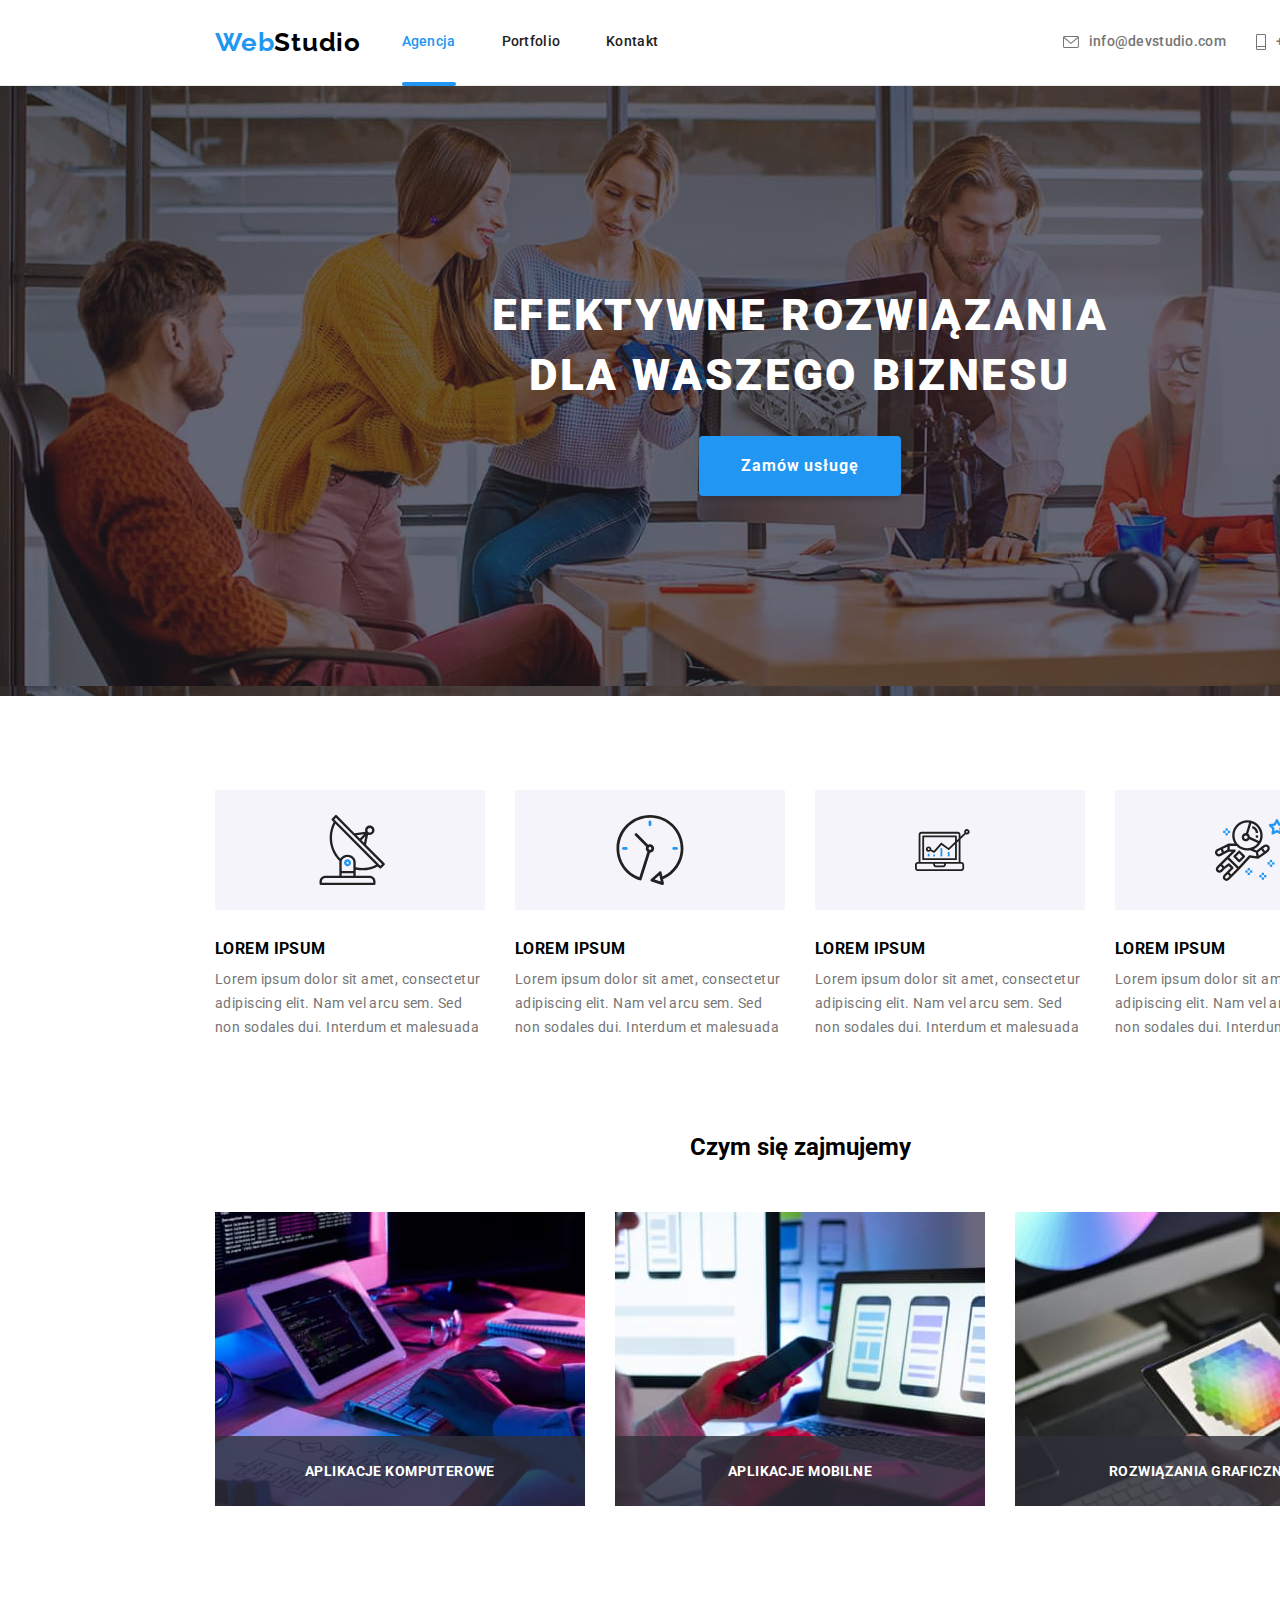
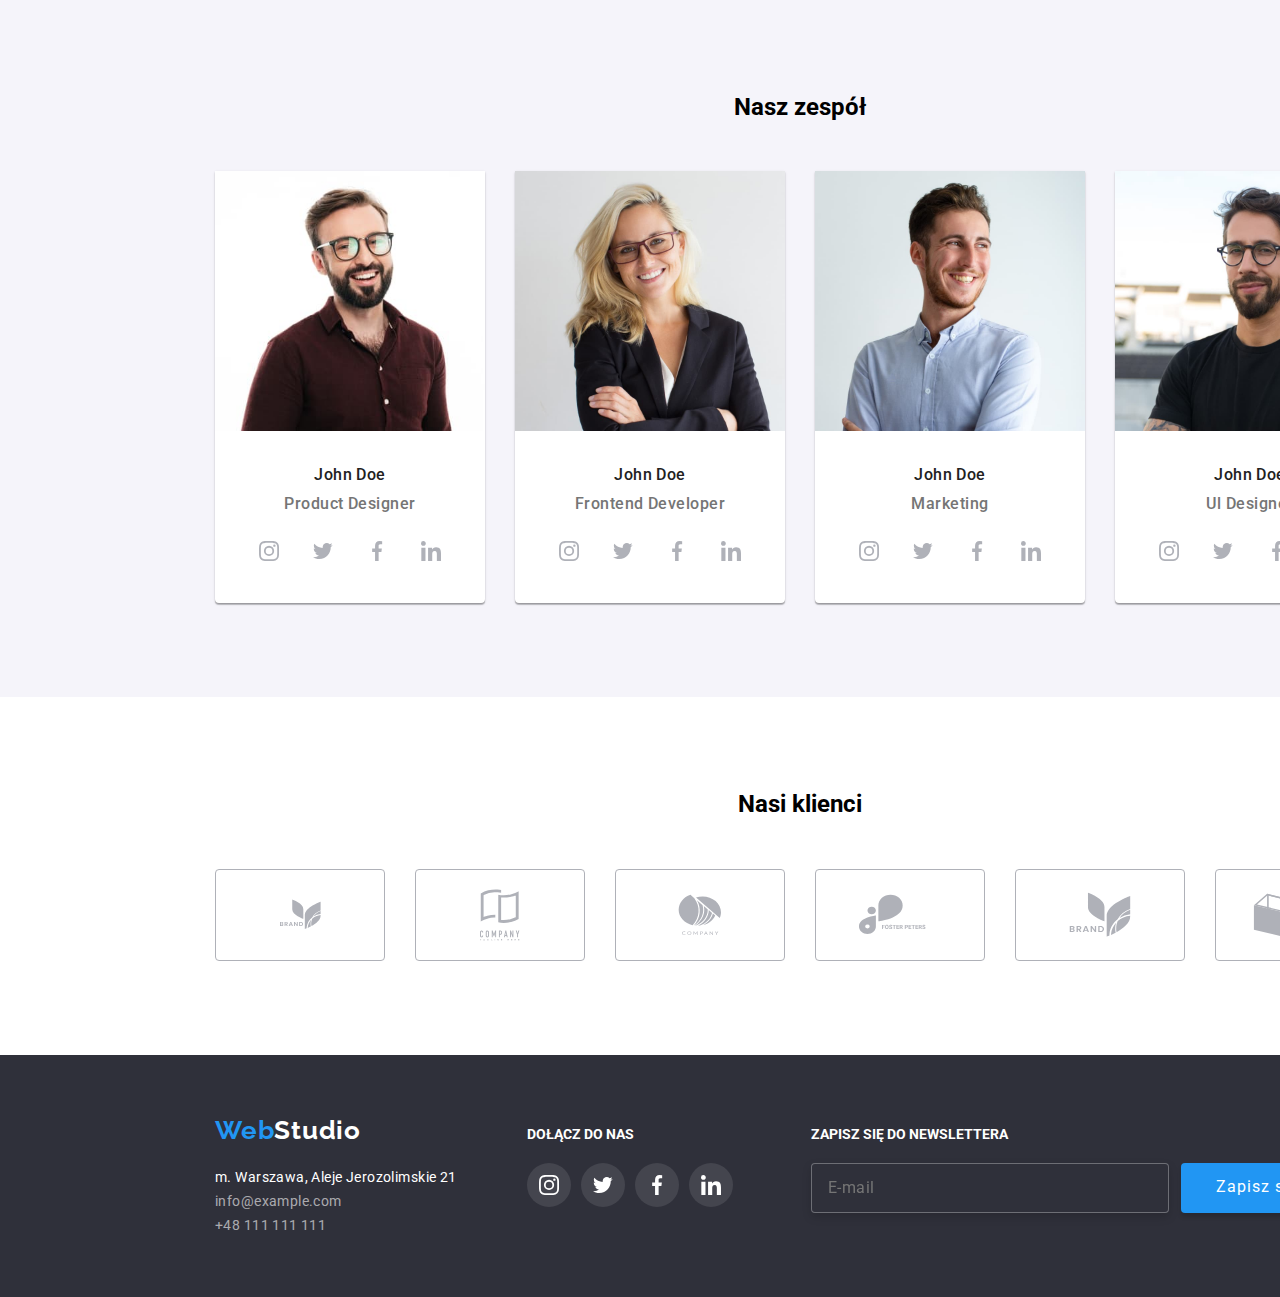
<file: index.html>
<!DOCTYPE html>
<html lang="pl">
  <head>
    <meta charset="UTF-8" />
    <title>Zadanie domowe GoIT Polska AM</title>
    <link href="css/modern-normalize.css" rel="stylesheet" />
    <link href="css/style.css" rel="stylesheet" />
    <link rel="preconnect" href="https://fonts.googleapis.com" />
    <link rel="preconnect" href="https://fonts.gstatic.com" crossorigin />
    <link
      href="https://fonts.googleapis.com/css2?family=Raleway:wght@700&family=Roboto:wght@400;500;700;900&display=swap"
      rel="stylesheet"
    />
  </head>
  <body>
    <header class="header-block">
      <div class="container">
        <div class="header-items">
          <div>
            <a href="index.html" class="logo-first"
              ><span class="web">Web</span>Studio</a
            >
          </div>
          <div>
            <nav class="navigation-header">
              <a
                href="index.html"
                class="navigation-header-description underline"
                >Agencja</a
              >
              <a href="portfolio.html" class="navigation-header-description"
                >Portfolio</a
              >
              <a href="#address" class="navigation-header-description"
                >Kontakt</a
              >
            </nav>
          </div>
          <div class="header-address">
            <a
              href="mailto:info@devstudio.com"
              class="header-address-description"
              ><svg class="icon envelope">
                <use xlink:href="./images/icons.svg#icon-envelope"></use>
              </svg>
              info@devstudio.com</a
            >
            <a href="tel:+48111111111" class="header-address-description"
              ><svg class="icon mobile">
                <use xlink:href="images/icons.svg#icon-mobile"></use></svg
              >+48 111 111 111</a
            >
          </div>
        </div>
      </div>
    </header>
    <main>
      <div class="front-item">
        <div class="container">
          <h1 class="front-item-description">
            Efektywne rozwiązania dla waszego biznesu
          </h1>
          <button type="button" class="front-service" data-modal-open>
            Zamów usługę
          </button>
        </div>
      </div>
      <section class="section">
        <div class="container">
          <ul class="description-index">
            <li class="index-lorem-margin">
              <div class="index-lorem-background">
                <svg class="icon antenna">
                  <use xlink:href="images/icons.svg#icon-antenna"></use>
                </svg>
              </div>
              <h3 class="index-lorem-title">Lorem ipsum</h3>
              <p class="index-lorem-description">
                Lorem ipsum dolor sit amet, consectetur adipiscing elit. Nam vel
                arcu sem. Sed non sodales dui. Interdum et malesuada
              </p>
            </li>
            <li class="index-lorem-margin">
              <div class="index-lorem-background">
                <svg class="icon clock">
                  <use xlink:href="images/icons.svg#icon-clock"></use>
                </svg>
              </div>
              <h3 class="index-lorem-title">Lorem ipsum</h3>
              <p class="index-lorem-description">
                Lorem ipsum dolor sit amet, consectetur adipiscing elit. Nam vel
                arcu sem. Sed non sodales dui. Interdum et malesuada
              </p>
            </li>
            <li class="index-lorem-margin">
              <div class="index-lorem-background">
                <svg class="icon diagram">
                  <use xlink:href="images/icons.svg#icon-diagram"></use>
                </svg>
              </div>
              <h3 class="index-lorem-title">Lorem ipsum</h3>
              <p class="index-lorem-description">
                Lorem ipsum dolor sit amet, consectetur adipiscing elit. Nam vel
                arcu sem. Sed non sodales dui. Interdum et malesuada
              </p>
            </li>
            <li class="index-lorem-margin">
              <div class="index-lorem-background">
                <svg class="icon astronaut">
                  <use xlink:href="images/icons.svg#icon-astronaut"></use>
                </svg>
              </div>
              <h3 class="index-lorem-title">Lorem ipsum</h3>
              <p class="index-lorem-description">
                Lorem ipsum dolor sit amet, consectetur adipiscing elit. Nam vel
                arcu sem. Sed non sodales dui. Interdum et malesuada
              </p>
            </li>
          </ul>
        </div>
      </section>
      <section class="section">
        <div class="container">
          <h2 class="profession-title">Czym się zajmujemy</h2>
          <div class="profession">
            <div class="profession-box">
              <div class="profession-name">aplikacje komputerowe</div>
              <img class="profession-img" src="images/code.jpg" alt="code" />
            </div>
            <div class="profession-box">
              <div class="profession-name">aplikacje mobilne</div>
              <img src="images/aplication.jpg" alt="aplication" />
            </div>
            <div class="profession-box">
              <div class="profession-name">rozwiązania graficzne</div>
              <img src="images/design.jpg" alt="design" />
            </div>
          </div>
        </div>
      </section>
      <section class="section">
        <div class="team">
          <div>
            <h2 class="team-title">Nasz zespół</h2>
          </div>
          <div class="container team-items">
            <figure class="team-block">
              <img
                src="images/product.jpg"
                alt="Product Designer"
                width="270"
                height="260"
              />
              <figcaption class="team-name">
                John Doe
                <p class="team-profession">Product Designer</p>
                <div class="team-icon">
                  <div class="team-icon-background">
                    <a href="" class="icon-media">
                      <svg width="20" height="20">
                        <use href="images/icons.svg#icon-instagram"></use>
                      </svg>
                    </a>
                  </div>
                  <div class="team-icon-background">
                    <a href="" class="icon-media">
                      <svg width="20" height="20">
                        <use href="images/icons.svg#icon-twitter"></use>
                      </svg>
                    </a>
                  </div>
                  <div class="team-icon-background">
                    <a href="" class="icon-media">
                      <svg width="20" height="20">
                        <use href="images/icons.svg#icon-facebook"></use>
                      </svg>
                    </a>
                  </div>
                  <div class="team-icon-background">
                    <a href="" class="icon-media">
                      <svg width="20" height="20">
                        <use href="images/icons.svg#icon-linkedin"></use>
                      </svg>
                    </a>
                  </div>
                </div>
              </figcaption>
            </figure>
            <figure class="team-block">
              <img
                src="images/frontend.jpg"
                alt="Frontend Developer"
                width="270"
                height="260"
              />
              <figcaption class="team-name">
                John Doe
                <p class="team-profession">Frontend Developer</p>
                <div class="team-icon">
                  <div class="team-icon-background">
                    <a href="" class="icon-media">
                      <svg width="20" height="20">
                        <use href="images/icons.svg#icon-instagram"></use>
                      </svg>
                    </a>
                  </div>
                  <div class="team-icon-background">
                    <a href="" class="icon-media">
                      <svg width="20" height="20">
                        <use href="images/icons.svg#icon-twitter"></use>
                      </svg>
                    </a>
                  </div>
                  <div class="team-icon-background">
                    <a href="" class="icon-media">
                      <svg width="20" height="20">
                        <use href="images/icons.svg#icon-facebook"></use>
                      </svg>
                    </a>
                  </div>
                  <div class="team-icon-background">
                    <a href="" class="icon-media">
                      <svg width="20" height="20">
                        <use href="images/icons.svg#icon-linkedin"></use>
                      </svg>
                    </a>
                  </div>
                </div>
              </figcaption>
            </figure>
            <figure class="team-block">
              <img
                src="images/marketing.jpg"
                alt="Marketing"
                width="270"
                height="260"
              />
              <figcaption class="team-name">
                John Doe
                <p class="team-profession">Marketing</p>
                <div class="team-icon">
                  <div class="team-icon-background">
                    <a href="" class="icon-media">
                      <svg width="20" height="20">
                        <use href="images/icons.svg#icon-instagram"></use>
                      </svg>
                    </a>
                  </div>
                  <div class="team-icon-background">
                    <a href="" class="icon-media">
                      <svg width="20" height="20">
                        <use href="images/icons.svg#icon-twitter"></use>
                      </svg>
                    </a>
                  </div>
                  <div class="team-icon-background">
                    <a href="" class="icon-media">
                      <svg width="20" height="20">
                        <use href="images/icons.svg#icon-facebook"></use>
                      </svg>
                    </a>
                  </div>
                  <div class="team-icon-background">
                    <a href="" class="icon-media">
                      <svg width="20" height="20">
                        <use href="images/icons.svg#icon-linkedin"></use>
                      </svg>
                    </a>
                  </div>
                </div>
              </figcaption>
            </figure>
            <figure class="team-block">
              <img
                src="images/designer.jpg"
                alt="Ul Designer"
                width="270"
                height="260"
              />
              <figcaption class="team-name">
                John Doe
                <p class="team-profession">Ul Designer</p>
                <div class="team-icon">
                  <div class="team-icon-background">
                    <a href="" class="icon-media">
                      <svg width="20" height="20">
                        <use href="images/icons.svg#icon-instagram"></use>
                      </svg>
                    </a>
                  </div>
                  <div class="team-icon-background">
                    <a href="" class="icon-media">
                      <svg width="20" height="20">
                        <use href="images/icons.svg#icon-twitter"></use>
                      </svg>
                    </a>
                  </div>
                  <div class="team-icon-background">
                    <a href="" class="icon-media">
                      <svg width="20" height="20">
                        <use href="images/icons.svg#icon-facebook"></use>
                      </svg>
                    </a>
                  </div>
                  <div class="team-icon-background">
                    <a href="" class="icon-media">
                      <svg width="20" height="20">
                        <use href="images/icons.svg#icon-linkedin"></use>
                      </svg>
                    </a>
                  </div>
                </div>
              </figcaption>
            </figure>
          </div>
        </div>
      </section>
      <section class="section">
        <div class="container">
          <h2 class="clients-title">Nasi klienci</h2>
          <div class="clients-icon-block">
            <div class="clients-icon-background">
              <svg class="clients-icon" width="41" height="46.7">
                <use href="./images/icons.svg#icon-brand"></use>
              </svg>
            </div>
            <div class="clients-icon-background">
              <svg class="clients-icon" width="40" height="52">
                <use href="images/icons.svg#icon-company"></use>
              </svg>
            </div>
            <div class="clients-icon-background">
              <svg class="clients-icon" width="43.46" height="41.18">
                <use href="images/icons.svg#icon-company2"></use>
              </svg>
            </div>
            <div class="clients-icon-background">
              <svg class="clients-icon" width="84.44" height="40.62">
                <use href="images/icons.svg#icon-foster"></use>
              </svg>
            </div>
            <div class="clients-icon-background">
              <svg class="clients-icon" width="62.54" height="45.43">
                <use href="images/icons.svg#icon-brand"></use>
              </svg>
            </div>
            <div class="clients-icon-background">
              <svg class="clients-icon" width="93.79" height="43.93">
                <use href="images/icons.svg#icon-tag"></use>
              </svg>
            </div>
          </div>
        </div>
      </section>
    </main>
    <footer class="footer-items">
      <div class="container">
        <div class="footer-items-blocks">
          <div>
            <a href="index.html" class="logo-second"
              ><span class="web">Web</span>Studio</a
            >
            <a name="address"></a>
            <address>
              m. Warszawa, Aleje Jerozolimskie 21<br />
              <a href="mailto:info@example.com" class="email"
                >info@example.com</a
              ><br />
              <a href="tel:+48111111111" class="phone">+48 111 111 111</a>
            </address>
          </div>
          <div class="footer-block-icons">
            <h3 class="footer-section-title">Dołącz do nas</h3>
            <div class="footer-icon">
              <div class="footer-icon-background">
                <a href="" class="icon-media-footer">
                  <svg width="20" height="20">
                    <use href="images/icons.svg#icon-instagram"></use>
                  </svg>
                </a>
              </div>
              <div class="footer-icon-background">
                <a href="" class="icon-media-footer">
                  <svg width="20" height="20">
                    <use href="images/icons.svg#icon-twitter"></use>
                  </svg>
                </a>
              </div>
              <div class="footer-icon-background">
                <a href="" class="icon-media-footer">
                  <svg width="20" height="20">
                    <use href="images/icons.svg#icon-facebook"></use>
                  </svg>
                </a>
              </div>
              <div class="footer-icon-background">
                <a href="" class="icon-media-footer"
                  ><svg width="20" height="20">
                    <use href="images/icons.svg#icon-linkedin"></use>
                  </svg>
                </a>
              </div>
            </div>
          </div>
          <div class="footer-form">
            <form>
              <label>
                <h3 class="footer-section-title">Zapisz się do newslettera</h3>
                <input
                  type="email"
                  name="email"
                  placeholder="E-mail"
                  class="footer-input"
                />
              </label>
              <button type="submit" class="footer-btn">
                Zapisz się
                <svg class="icon-form">
                  <use href="images/icons.svg#icon-send"></use>
                </svg>
              </button>
            </form>
          </div>
        </div>
      </div>
    </footer>
    <div class="backdrop-modal is-hidden" data-modal>
      <div class="modal">
        <button type="button" class="close-btn" data-modal-close>
          <svg class="icon-close" width="15" height="16">
            <use href="images/icons.svg#icon-close"></use>
          </svg>
        </button>
        <p class="modal-description">Zostaw swoje dane w formularzu poniżej</p>
        <form class="modal-form">
          <div class="modal-form-block">
            <label
              ><p class="modal-input-description">Imię</p>
              <input type="text" name="username" class="modal-input" />
              <svg class="icon-input" width="12" height="12">
                <use href="images/icons.svg#icon-name-form"></use>
              </svg>
            </label>
          </div>
          <div class="modal-form-block">
            <label>
              <p class="modal-input-description">Telefon</p>
              <input type="tel" name="phone" class="modal-input" />
              <svg class="icon-input" width="13" height="13">
                <use href="images/icons.svg#icon-phone-form"></use>
              </svg>
            </label>
          </div>
          <div class="modal-form-block">
            <label>
              <p class="modal-input-description">Email</p>
              <input type="email" name="email" class="modal-input" />
              <svg class="icon-input" width="15" height="12">
                <use href="images/icons.svg#icon-envelope-form"></use>
              </svg>
            </label>
          </div>
          <div class="modal-form-block">
            <label>
              <p class="modal-input-description">Komentarz</p>
              <textarea
                name="feedback"
                class="modal-input-feedback"
                placeholder="Wprowadź tekst"
              ></textarea>
            </label>
          </div>
          <div class="checkbox">
            <div class="square">
              <input type="checkbox" class="checkbox-input" name="agreement" />
              <svg class="icon-check" width="15" height="16">
                <use href="images/icons.svg#icon-checkbox"></use>
              </svg>
            </div>
            <p class="accept">
              Oświadczam iż akceptuję
              <a href="#">Regulamin</a> i
              <a href="#">Politykę Prywatności.</a>
            </p>
          </div>
          <button type="submit">Wyślij</button>
        </form>
      </div>
    </div>
    <script src="./js/modal.js"></script>
  </body>
</html>
</file>
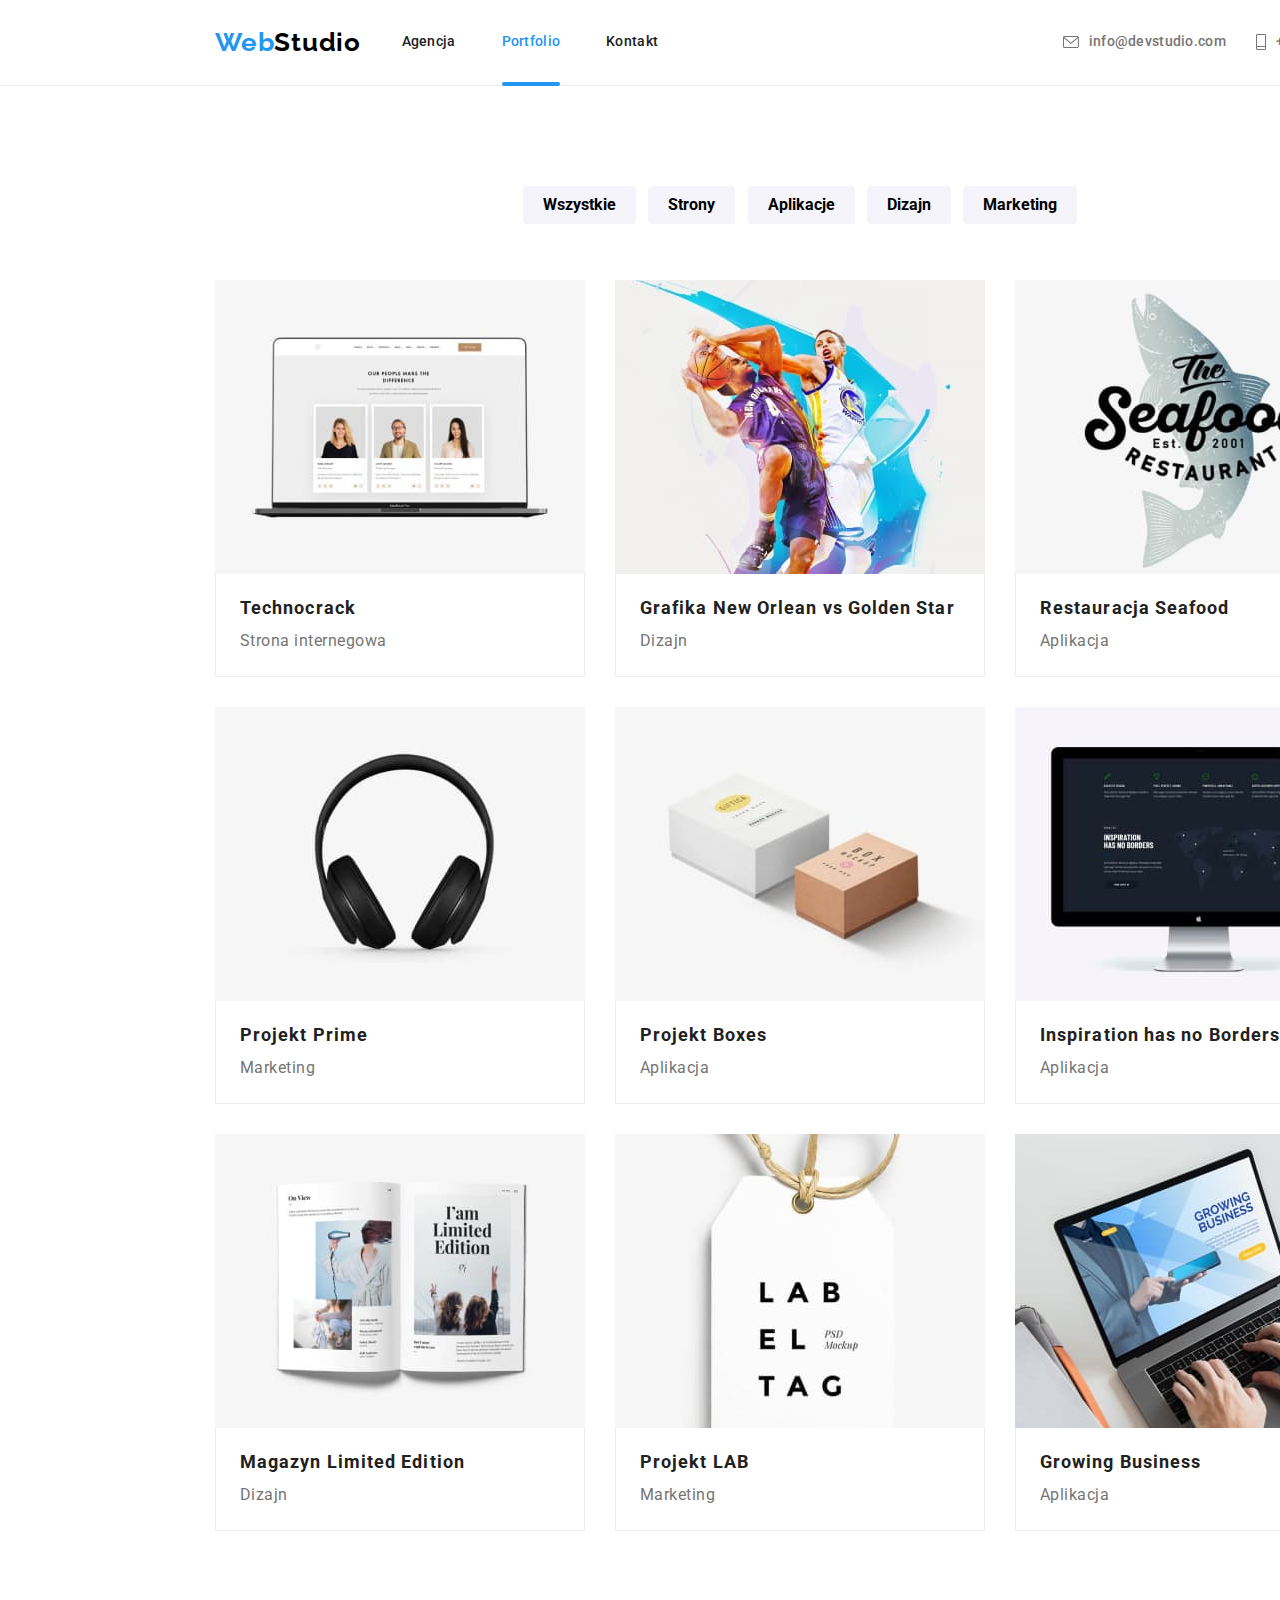
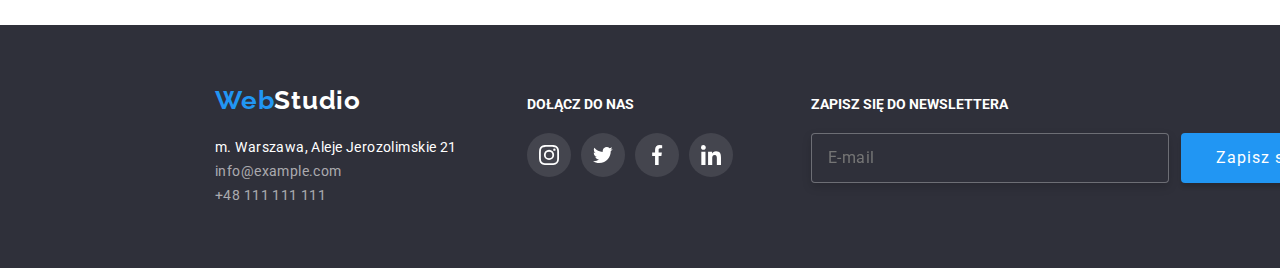
<file: portfolio.html>
<!DOCTYPE html>
<html lang="pl">
  <head>
    <meta charset="UTF-8" />
    <title>Portfolio</title>
    <link href="css/modern-normalize.css" rel="stylesheet" />
    <link href="css/style.css" rel="stylesheet" />
    <link rel="preconnect" href="https://fonts.googleapis.com" />
    <link rel="preconnect" href="https://fonts.gstatic.com" crossorigin />
    <link
      href="https://fonts.googleapis.com/css2?family=Raleway:wght@700&family=Roboto:wght@400;500;700;900&display=swap"
      rel="stylesheet"
    />
  </head>
  <body>
    <header class="header-block">
      <div class="container">
        <div class="header-items">
          <div>
            <a href="index.html" class="logo-first"
              ><span class="web">Web</span>Studio</a
            >
          </div>
          <div>
            <nav class="navigation-header">
              <a href="index.html" class="navigation-header-description"
                >Agencja</a
              >
              <a
                href="portfolio.html"
                class="navigation-header-description underline"
                >Portfolio</a
              >
              <a href="#address" class="navigation-header-description"
                >Kontakt</a
              >
            </nav>
          </div>
          <div class="header-address">
            <a
              href="mailto:info@devstudio.com"
              class="header-address-description"
              ><svg class="icon envelope">
                <use xlink:href="./images/icons.svg#icon-envelope"></use>
              </svg>
              info@devstudio.com</a
            >
            <a href="tel:+48111111111" class="header-address-description"
              ><svg class="icon mobile">
                <use xlink:href="images/icons.svg#icon-mobile"></use></svg
              >+48 111 111 111</a
            >
          </div>
        </div>
      </div>
    </header>
    <main>
      <div class="container">
        <nav class="navigation-portfolio">
          <button class="navigation-portfolio-buttons" type="button">
            Wszystkie
          </button>
          <button class="navigation-portfolio-buttons" type="button">
            Strony
          </button>
          <button class="navigation-portfolio-buttons" type="button">
            Aplikacje
          </button>
          <button class="navigation-portfolio-buttons" type="button">
            Dizajn
          </button>
          <button class="navigation-portfolio-buttons" type="button">
            Marketing
          </button>
        </nav>
        <div class="portfolio-items">
          <figure class="portfolio-blocks">
            <div class="portfolio-examples-images">
              <img
                src="images/technocrack.jpg"
                alt="Screen strony internetowej"
                width="370"
                height="294"
              />
              <div class="portfolio-examples-animation">
                <p class="portfolio-examples-animation-description">
                  Technocrack jest popularną platformą wykorzystywaną do
                  rozpowszechniania koronawirusa. Firmy wykorzystują tę
                  platformę do celów szpiegowskich i ataków na niezabezpieczone
                  serwery konkurencji
                </p>
              </div>
            </div>
            <figcaption class="portfolio-examples">
              <p class="portfolio-examples-name">Technocrack</p>
              <p class="portfolio-examples-description">Strona internegowa</p>
            </figcaption>
          </figure>
          <figure class="portfolio-blocks">
            <div class="portfolio-examples-images">
              <img
                src="images/orlean.jpg"
                alt="Grafika rogrywek koszykówki"
                width="370"
                height="294"
              />
              <div class="portfolio-examples-animation">
                <p class="portfolio-examples-animation-description">
                  Technocrack jest popularną platformą wykorzystywaną do
                  rozpowszechniania koronawirusa. Firmy wykorzystują tę
                  platformę do celów szpiegowskich i ataków na niezabezpieczone
                  serwery konkurencji
                </p>
              </div>
            </div>
            <figcaption class="portfolio-examples">
              <p class="portfolio-examples-name">
                Grafika New Orlean vs Golden Star
              </p>
              <p class="portfolio-examples-description">Dizajn</p>
            </figcaption>
          </figure>
          <figure class="portfolio-blocks">
            <div class="portfolio-examples-images">
              <img
                src="images/seafood.jpg"
                alt="Logo restauracji Seafood"
                width="370"
                height="294"
              />
              <div class="portfolio-examples-animation">
                <p class="portfolio-examples-animation-description">
                  Technocrack jest popularną platformą wykorzystywaną do
                  rozpowszechniania koronawirusa. Firmy wykorzystują tę
                  platformę do celów szpiegowskich i ataków na niezabezpieczone
                  serwery konkurencji
                </p>
              </div>
            </div>
            <figcaption class="portfolio-examples">
              <p class="portfolio-examples-name">Restauracja Seafood</p>
              <p class="portfolio-examples-description">Aplikacja</p>
            </figcaption>
          </figure>
          <figure class="portfolio-blocks">
            <div class="portfolio-examples-images">
              <img
                src="images/pprime.jpg"
                alt="Słuchawki"
                width="370"
                height="294"
              />
              <div class="portfolio-examples-animation">
                <p class="portfolio-examples-animation-description">
                  Technocrack jest popularną platformą wykorzystywaną do
                  rozpowszechniania koronawirusa. Firmy wykorzystują tę
                  platformę do celów szpiegowskich i ataków na niezabezpieczone
                  serwery konkurencji
                </p>
              </div>
            </div>
            <figcaption class="portfolio-examples">
              <p class="portfolio-examples-name">Projekt Prime</p>
              <p class="portfolio-examples-description">Marketing</p>
            </figcaption>
          </figure>
          <figure class="portfolio-blocks">
            <div class="portfolio-examples-images">
              <img
                src="images/pboxes.jpg"
                alt="Pudełka"
                width="370"
                height="294"
              />
              <div class="portfolio-examples-animation">
                <p class="portfolio-examples-animation-description">
                  Technocrack jest popularną platformą wykorzystywaną do
                  rozpowszechniania koronawirusa. Firmy wykorzystują tę
                  platformę do celów szpiegowskich i ataków na niezabezpieczone
                  serwery konkurencji
                </p>
              </div>
            </div>
            <figcaption class="portfolio-examples">
              <p class="portfolio-examples-name">Projekt Boxes</p>
              <p class="portfolio-examples-description">Aplikacja</p>
            </figcaption>
          </figure>
          <figure class="portfolio-blocks">
            <div class="portfolio-examples-images">
              <img
                src="images/inspiration.jpg"
                alt="Monitor"
                width="370"
                height="294"
              />
              <div class="portfolio-examples-animation">
                <p class="portfolio-examples-animation-description">
                  Technocrack jest popularną platformą wykorzystywaną do
                  rozpowszechniania koronawirusa. Firmy wykorzystują tę
                  platformę do celów szpiegowskich i ataków na niezabezpieczone
                  serwery konkurencji
                </p>
              </div>
            </div>
            <figcaption class="portfolio-examples">
              <p class="portfolio-examples-name">Inspiration has no Borders</p>
              <p class="portfolio-examples-description">Aplikacja</p>
            </figcaption>
          </figure>
          <figure class="portfolio-blocks">
            <div class="portfolio-examples-images">
              <img
                src="images/lme.jpg"
                alt="Otwarty magazyn"
                width="370"
                height="294"
              />
              <div class="portfolio-examples-animation">
                <p class="portfolio-examples-animation-description">
                  Technocrack jest popularną platformą wykorzystywaną do
                  rozpowszechniania koronawirusa. Firmy wykorzystują tę
                  platformę do celów szpiegowskich i ataków na niezabezpieczone
                  serwery konkurencji
                </p>
              </div>
            </div>
            <figcaption class="portfolio-examples">
              <p class="portfolio-examples-name">Magazyn Limited Edition</p>
              <p class="portfolio-examples-description">Dizajn</p>
            </figcaption>
          </figure>
          <figure class="portfolio-blocks">
            <div class="portfolio-examples-images">
              <img
                src="images/lab.jpg"
                alt="Wisząca etykieta"
                width="370"
                height="294"
              />
              <div class="portfolio-examples-animation">
                <p class="portfolio-examples-animation-description">
                  Technocrack jest popularną platformą wykorzystywaną do
                  rozpowszechniania koronawirusa. Firmy wykorzystują tę
                  platformę do celów szpiegowskich i ataków na niezabezpieczone
                  serwery konkurencji
                </p>
              </div>
            </div>
            <figcaption class="portfolio-examples">
              <p class="portfolio-examples-name">Projekt LAB</p>
              <p class="portfolio-examples-description">Marketing</p>
            </figcaption>
          </figure>
          <figure class="portfolio-blocks">
            <div class="portfolio-examples-images">
              <img
                src="images/growing.jpg"
                alt="Otwarty laptop"
                width="370"
                height="294"
              />
              <div class="portfolio-examples-animation">
                <p class="portfolio-examples-animation-description">
                  Technocrack jest popularną platformą wykorzystywaną do
                  rozpowszechniania koronawirusa. Firmy wykorzystują tę
                  platformę do celów szpiegowskich i ataków na niezabezpieczone
                  serwery konkurencji
                </p>
              </div>
            </div>
            <figcaption class="portfolio-examples">
              <p class="portfolio-examples-name">Growing Business</p>
              <p class="portfolio-examples-description">Aplikacja</p>
            </figcaption>
          </figure>
        </div>
      </div>
    </main>
    <footer class="footer-items">
      <div class="container">
        <div class="footer-items-blocks">
          <div>
            <a href="index.html" class="logo-second"
              ><span class="web">Web</span>Studio</a
            >
            <a name="address"></a>
            <address>
              m. Warszawa, Aleje Jerozolimskie 21<br />
              <a href="mailto:info@example.com" class="email"
                >info@example.com</a
              ><br />
              <a href="tel:+48111111111" class="phone">+48 111 111 111</a>
            </address>
          </div>
          <div class="footer-block-icons">
            <h3 class="footer-section-title">Dołącz do nas</h3>
            <div class="footer-icon">
              <div class="footer-icon-background">
                <a href="" class="icon-media-footer">
                  <svg width="20" height="20">
                    <use href="images/icons.svg#icon-instagram"></use>
                  </svg>
                </a>
              </div>
              <div class="footer-icon-background">
                <a href="" class="icon-media-footer">
                  <svg width="20" height="20">
                    <use href="images/icons.svg#icon-twitter"></use>
                  </svg>
                </a>
              </div>
              <div class="footer-icon-background">
                <a href="" class="icon-media-footer">
                  <svg width="20" height="20">
                    <use href="images/icons.svg#icon-facebook"></use>
                  </svg>
                </a>
              </div>
              <div class="footer-icon-background">
                <a href="" class="icon-media-footer"
                  ><svg width="20" height="20">
                    <use href="images/icons.svg#icon-linkedin"></use>
                  </svg>
                </a>
              </div>
            </div>
          </div>
          <div class="footer-form">
            <form>
              <label>
                <h3 class="footer-section-title">Zapisz się do newslettera</h3>
                <input
                  type="email"
                  name="email"
                  placeholder="E-mail"
                  class="footer-input"
                />
              </label>
              <button type="submit" class="footer-btn">
                Zapisz się
                <svg class="icon-form">
                  <use href="images/icons.svg#icon-send"></use>
                </svg>
              </button>
            </form>
          </div>
        </div>
      </div>
    </footer>
  </body>
</html>
</file>
<file: css/style.css>
:root {
  --black-color: #000;
  --white-color: #fff;
  --header-line-color: #ececec;
  --strong-text-color: #212121;
  --blue-color: #2196f3;
  --mail-phone-color: #757575;
  --team-background-color: #f5f4fa;
  --footer-background-color: #2f303a;
  --portfolio-border-block-color: #eeeeee;
  --alpha-grey-color: rgba(255, 255, 255, 0.6);
  --alpha-dark-grey-color: rgba(0, 0, 0, 0.15);
  --alpha-almost-black-color: rgba(0, 0, 0, 0.2);
  --alpha-almost-grey-color: rgba(0, 0, 0, 0.12);
  --alpha-very-dark-grey-color: rgba(0, 0, 0, 0.14);
  --alpha-less-black-color: rgba(0, 0, 0, 0.1);
  --alpha-less-grey-color: rgba(0, 0, 0, 0.08);
  --active-icon: #afb1b8;
  --footer-background-icon: rgba(255, 255, 255, 0.1);
  --profession-name-background: rgba(47, 48, 58, 0.8);
  --footer-form-border: rgba(255, 255, 255, 0.3);
  --modal-input-color: rgba(33, 33, 33, 0.2);
  --dark-blue-color: #0769b9e5;
}
* {
  margin: 0;
  padding: 0;
}
body {
  font-family: "Roboto", "Raleway", sans-serif;
  color: var(--black-color);
  position: relative;
  width: 1600px;
  background-color: var(--white-color);
  margin-left: auto;
  margin-right: auto;
}
.container {
  width: 1200px;
  padding-left: 15px;
  padding-right: 15px;
  margin: auto;
}
.section {
  padding-top: 94px;
}
.header-block {
  text-decoration: none;
  font-weight: 500;
  font-size: 14px;
  line-height: 1.14;
  letter-spacing: 0.02em;
  padding-top: 24px;
  padding-bottom: 25px;
  border-bottom: 1px solid var(--header-line-color);
}
.header-items {
  display: flex;
  align-items: center;
  justify-content: space-between;
}
.logo-first {
  font-size: 26px;
  font-family: Raleway;
  text-decoration: none;
  font-weight: 700;
  line-height: 1.19;
  letter-spacing: 0.03em;
  color: var(--black-color);
}
.navigation-header {
  display: flex;
  margin-right: 364px;
}
.navigation-header-description {
  margin-left: 46px;
  color: var(--strong-text-color);
  text-decoration: none;
  position: relative;
}
.navigation-header-description:first-child {
  margin-left: 0;
}
.navigation-header-description:focus,
.navigation-header-description:hover {
  color: var(--blue-color);
  transition: color 250ms cubic-bezier(0.4, 0, 0.2, 1);
}
.navigation-header-description.underline {
  color: var(--blue-color);
}
.navigation-header-description.underline::after {
  position: absolute;
  display: block;
  content: "";
  background-color: var(--blue-color);
  width: 100%;
  height: 4px;
  border-radius: 2px;
  top: 48px;
}
.header-address {
  display: flex;
  text-decoration: none;
}
.header-address-description {
  display: flex;
  margin-left: 30px;
  color: var(--mail-phone-color);
  text-decoration: none;
  align-items: center;
}
.header-address-description:first-child {
  margin-left: 0;
}
.header-address-description:hover,
.header-address-description:focus {
  color: var(--blue-color);
  transition: color 250ms cubic-bezier(0.4, 0, 0.2, 1);
}
.header-address .icon {
  fill: currentColor;
  margin-right: 10px;
}
.header-address .envelope {
  width: 16px;
  height: 12px;
}
.header-address .mobile {
  width: 10px;
  height: 36px;
}
.front-item {
  background-color: var(--footer-background-color);
  background: linear-gradient(rgba(47, 48, 58, 0.4), rgba(47, 48, 58, 0.4)),
    url(../images/background.jpg);
  color: var(--white-color);
  padding-bottom: 200px;
  padding-top: 200px;
  margin: auto;
}
.front-item-description {
  font-weight: 900;
  font-size: 44px;
  line-height: 1.36;
  text-align: center;
  letter-spacing: 0.06em;
  text-transform: uppercase;
  padding-bottom: 30px;
  margin: auto;
  width: 696px;
}
.front-service {
  color: var(--white-color);
  background-color: var(--blue-color);
  box-shadow: 0px 4px 4px var(--alpha-dark-grey-color);
  border-radius: 4px;
  padding: 15px 42px;
  font-weight: 700;
  font-size: 16px;
  line-height: 1.875;
  letter-spacing: 0.06em;
  text-decoration: none;
  cursor: pointer;
  border: none;
}
.front-service:hover {
  color: var(--blue-color);
  background-color: var(--white-color);
  transition: background-color 250ms cubic-bezier(0.4, 0, 0.2, 1);
  transition: color 250ms cubic-bezier(0.4, 0, 0.2, 1);
}
.front-item .container {
  margin: auto;
  display: block;
  text-align: center;
}
.description-index {
  display: flex;
  letter-spacing: 0.03em;
  font-size: 14px;
  letter-spacing: 0.03em;
  list-style-type: none;
}
.index-lorem-background {
  padding: 25px 0;
  background-color: var(--team-background-color);
  display: flex;
  justify-content: center;
  align-items: center;
}
.index-lorem-background .icon {
  width: 70px;
  height: 70px;
}
.index-lorem-title {
  display: block;
  font-weight: 700;
  line-height: 1.14;
  text-transform: uppercase;
  color: var(--strong-tekst-color);
  padding-bottom: 10px;
  padding-top: 30px;
}
.index-lorem-title:first-child {
  margin-left: 0;
}
.index-lorem-description {
  color: var(--mail-phone-color);
  line-height: 1.71;
}
.index-lorem-margin {
  margin-left: 30px;
}
.index-lorem-margin:nth-child(1) {
  margin-left: 0;
}
.profession-title {
  text-align: center;
  padding-bottom: 50px;
}
.profession {
  display: flex;
  justify-content: space-between;
}
.profession-box {
  position: relative;
  width: 370px;
  height: 294px;
}
.profession-name {
  position: absolute;
  width: 370px;
  height: 70px;
  top: 224px;
  text-transform: uppercase;
  z-index: 1;
  color: var(--white-color);
  padding-top: 27px;
  font-weight: 700;
  font-size: 14px;
  line-height: 16px;
  letter-spacing: 0.03em;
  text-align: center;
  background: var(--profession-name-background);
}
.profession-img {
  position: absolute;
  z-index: 0;
}
.team {
  background-color: var(--team-background-color);
  padding-bottom: 94px;
}
.team-items {
  display: flex;
  justify-content: space-between;
}
.team-title {
  display: flex;
  justify-content: center;
  padding-top: 94px;
  padding-bottom: 50px;
}
.team-name {
  padding-top: 30px;
  font-weight: 500;
  font-size: 16px;
  letter-spacing: 0.03em;
  color: var(--strong-text-color);
  padding-bottom: 30px;
}
.team-profession {
  font-size: 16px;
  line-height: 1.1875;
  text-align: center;
  letter-spacing: 0.03em;
  color: var(--mail-phone-color);
  padding-top: 10px;
  padding-bottom: 16px;
}
.team-block {
  background: var(--white-color);
  box-shadow: 0px 1px 3px var(--alpha-almost-grey-color),
    0px 1px 1px var(--alpha-very-dark-grey-color),
    0px 2px 1px var(--alpha-almost-black-color);
  border-radius: 0px 0px 4px 4px;
  text-align: center;
}
.team-block :nth-child(4) {
  margin-right: 0;
}
.team-icon {
  display: flex;
  justify-content: space-between;
  width: 206px;
  margin-left: 32px;
}
.team-icon-background {
  width: 44px;
  height: 44px;
  display: flex;
  justify-content: center;
  align-items: center;
  border-radius: 50%;
}
.team-icon-background:hover,
.team-icon-background:focus {
  background-color: var(--blue-color);
  cursor: pointer;
  transition: background-color 250ms cubic-bezier(0.4, 0, 0.2, 1);
}
.icon-media {
  fill: var(--active-icon);
  width: 20px;
  height: 20px;
}
.team-icon-background:hover .icon-media,
.team-icon-background:focus .icon-media {
  fill: var(--white-color);
  cursor: pointer;
  transition: fill 250ms cubic-bezier(0.4, 0, 0.2, 1);
}
.team-icon .icon:last-child {
  margin-right: 0;
}
.clients-title {
  text-align: center;
  padding-bottom: 50px;
}
.clients-icon-block {
  display: flex;
  justify-content: space-between;
  padding-bottom: 94px;
}
.clients-icon-background {
  width: 170px;
  height: 92px;
  border: 1px solid var(--active-icon);
  border-radius: 4px;
  display: flex;
  justify-content: center;
  align-items: center;
}
.clients-icon-background:hover,
.clients-icon-background:focus {
  border: 1px solid var(--blue-color);
  cursor: pointer;
  transition: border 250ms cubic-bezier(0.4, 0, 0.2, 1);
}
.clients-icon-background:hover .clients-icon,
.clients-icon-background:focus .clients-icon {
  fill: var(--blue-color);
  cursor: pointer;
  transition: fill 250ms cubic-bezier(0.4, 0, 0.2, 1);
}
.clients-icon {
  fill: var(--active-icon);
}
.navigation-index {
  text-decoration: none;
  font-weight: 500;
  font-size: 14px;
  line-height: 1.14;
  letter-spacing: 0.02em;
  color: var(--strong-text-color);
}
.navigation-portfolio {
  font-weight: 500;
  font-size: 16px;
  line-height: 1.625;
  letter-spacing: 0.03em;
  padding-top: 100px;
  padding-bottom: 56px;
  text-align: center;
}
.navigation-portfolio-buttons {
  font-weight: bold;
  background: var(--team-background-color);
  border-style: none;
  padding: 6px 20px;
  line-height: 1.625;
  border-radius: 4px;
  margin-left: 8px;
  cursor: pointer;
}
.navigation-portfolio-buttons:nth-child(1) {
  margin-left: 0px;
}
.navigation-portfolio-buttons a {
  text-decoration: none;
  color: var(--strong-text-color);
}
.navigation-portfolio-buttons:focus,
.navigation-portfolio-buttons:hover {
  background-color: var(--blue-color);
  color: var(--white-color);
  box-shadow: 0px 3px 1px var(--alpha-less-black-color),
    0px 1px 2px var(--alpha-less-grey-color),
    0px 2px 2px var(--alpha-almost-grey-color);
  transition: background-color 250ms cubic-bezier(0.4, 0, 0.2, 1);
  transition: color 250ms cubic-bezier(0.4, 0, 0.2, 1);
}
.portfolio-items {
  display: flex;
  flex-wrap: wrap;
  justify-content: space-between;
  align-items: center;
  gap: 30px;
  padding-bottom: 94px;
}
.portfolio-items:nth-child(3n) {
  gap: 0;
}
.portfolio-blocks {
  display: block;
  margin-top: 0;
}
.portfolio-examples-images {
  position: relative;
  overflow: hidden;
}
.portfolio-examples-images img {
  display: block;
}
.portfolio-blocks:hover {
  box-shadow: 0px 3px 1px var(--alpha-less-black-color),
    0px 1px 2px var(--alpha-less-grey-color),
    0px 2px 2px var(--alpha-almost-grey-color);
  cursor: pointer;
  transition: box-shadow 250ms cubic-bezier(0.4, 0, 0.2, 1);
}
.portfolio-examples {
  list-style-type: none;
  padding: 20px 24px 20px 24px;
  border-left: 1px solid var(--portfolio-border-block-color);
  border-bottom: 1px solid var(--portfolio-border-block-color);
  border-right: 1px solid var(--portfolio-border-block-color);
  margin-top: -4px;
}
.portfolio-examples-name {
  font-weight: bold;
  font-weight: 700;
  font-size: 18px;
  letter-spacing: 0.06em;
  color: var(--strong-text-color);
  line-height: 2;
}
.portfolio-examples-description {
  font-size: 16px;
  letter-spacing: 0.03em;
  color: var(--mail-phone-color);
  line-height: 1.875;
}
.portfolio-blocks:hover .portfolio-examples-animation {
  transform: translateY(0);
  transition: transform 250ms cubic-bezier(0.4, 0, 0.2, 1);
}
.portfolio-examples-animation {
  position: absolute;
  display: inline-block;
  content: "";
  width: 100%;
  height: 100%;
  top: 0;
  left: 0;
  background-color: rgba(33, 150, 243, 0.9);
  transform: translateY(100%);
  transition: transform 250ms cubic-bezier(0.4, 0, 0.2, 1);
}
.portfolio-examples-animation-description {
  position: absolute;
  top: 0;
  left: 0;
  padding: 63px 24px;
  font-size: 18px;
  line-height: 1.56;
  color: var(--white-color);
}
.footer-items {
  color: var(--white-color);
  background-color: var(--footer-background-color);
  padding-top: 60px;
  padding-bottom: 60px;
}
.footer-items-blocks {
  display: flex;
}
.logo-second {
  font-size: 26px;
  font-family: Raleway;
  text-decoration: none;
  font-weight: 700;
  line-height: 1.19;
  letter-spacing: 0.03em;
  color: var(--white-color);
}
.web {
  color: var(--blue-color);
}
.footer-items address {
  padding-top: 20px;
  line-height: 1.71;
  font-size: 14px;
  letter-spacing: 0.03em;
  font-style: normal;
}
.email {
  color: var(--alpha-grey-color);
  text-decoration: none;
}
.phone {
  color: var(--alpha-grey-color);
  text-decoration: none;
}
.email:focus,
.email:hover {
  color: var(--blue-color);
  transition: color 250ms cubic-bezier(0.4, 0, 0.2, 1);
}
.phone:focus,
.phone:hover {
  color: var(--blue-color);
  transition: color 250ms cubic-bezier(0.4, 0, 0.2, 1);
}
.footer-block-icons {
  margin-left: 70px;
  padding-top: 12px;
}
.footer-section-title {
  font-weight: 700;
  font-size: 14px;
  line-height: 1.14;
  text-transform: uppercase;
  color: var(--white-color);
  padding-bottom: 20px;
}
.footer-icon {
  display: flex;
  justify-content: space-between;
  width: 206px;
}
.icon-media-footer {
  fill: var(--white-color);
  width: 20px;
  height: 20px;
}
.footer-icon-background:hover,
.footer-icon-background:focus {
  background-color: var(--blue-color);
  cursor: pointer;
  transition: background-color 250ms cubic-bezier(0.4, 0, 0.2, 1);
}
.footer-icon-link {
  text-decoration: none;
}
.footer-icon-background {
  width: 44px;
  height: 44px;
  display: flex;
  justify-content: center;
  align-items: center;
  border-radius: 50%;
  background-color: var(--footer-background-icon);
}
.footer-form {
  margin-left: 78px;
  padding-top: 12px;
}
.footer-input {
  background-color: var(--footer-background-color);
  box-sizing: border-box;
  position: absolute;
  width: 358px;
  height: 50px;
  border: 1px solid var(--footer-form-border);
  filter: drop-shadow(0px 4px 4px rgba(0, 0, 0, 0.15));
  border-radius: 4px;
  padding-left: 16px;
  letter-spacing: 0.03em;
}
.footer-btn {
  position: absolute;
  width: 200px;
  height: 50px;
  margin-left: 370px;
  background: var(--blue-color);
  box-shadow: 0px 4px 4px rgba(0, 0, 0, 0.15);
  border-radius: 4px;
  border: none;
  letter-spacing: 0.06em;
  color: var(--white-color);
  cursor: pointer;
  display: flex;
  justify-content: center;
  align-items: center;
}
.icon-form {
  text-align: center;
  fill: var(--white-color);
  width: 24px;
  height: 24px;
  margin-left: 24px;
}
.backdrop-modal {
  position: fixed;
  top: 0;
  left: 0;
  width: 100%;
  height: 100%;
  z-index: 100;
  background-color: rgba(0, 0, 0, 0.2);
  transition: opacity 250ms, visibility 250ms;
  transition-timing-function: cubic-bezier(0.4, 0, 0.2, 1);
}
.is-hidden {
  opacity: 0;
  visibility: hidden;
  pointer-events: none;
}
.backdrop-modal.is-hidden {
  opacity: 0;
  visibility: hidden;
  pointer-events: none;
}
.backdrop-modal.is-hidden .modal {
  transform: scale(2);
}
.modal {
  position: relative;
  top: 50%;
  left: 50%;
  width: 528px;
  height: 581px;
  transform: translate(-50%, -50%);
  background-color: var(--white-color);
  border-radius: 4px;
  transition: transform 250ms cubic-bezier(0.4, 0, 0.2, 1);
}
.modal-description {
  font-weight: 700;
  font-size: 20px;
  text-align: center;
  line-height: 1.15;
  letter-spacing: 0.03em;
  color: var(--strong-text-color);
  padding-top: 40px;
  padding-bottom: 12px;
}
.modal-form {
  display: flex;
  flex-direction: column;
}
.modal-form-block {
  position: relative;
  display: flex;
  flex-direction: column;
  margin-left: 40px;
  font-size: 12px;
  line-height: 1.17167;
  letter-spacing: 0.01em;
  color: var(--mail-phone-color);
  padding-bottom: 10px;
}
.modal-form-block:nth-child(4) {
  padding-bottom: 0;
}
.modal-input-description {
  padding-bottom: 4px;
}
.modal-input {
  width: 448px;
  height: 40px;
  border: 1px solid var(--modal-input-color);
  border-radius: 4px;
  box-sizing: border-box;
  padding-left: 42px;
}
.modal-input:focus,
.modal-input:hover {
  outline: none;
  border-color: var(--blue-color);
  transition: border-color 250ms cubic-bezier(0.4, 0, 0.2, 1);
}
.modal-input:focus ~ .icon-input,
.modal-input:hover ~ .icon-input {
  fill: var(--blue-color);
  transition: fill 250ms cubic-bezier(0.4, 0, 0.2, 1);
}
.modal-input-feedback {
  width: 448px;
  height: 120px;
  border: 1px solid var(--modal-input-color);
  border-radius: 4px;
  box-sizing: border-box;
  padding-top: 12px;
  padding-left: 16px;
}
.modal-input-feedback::placeholder {
  color: rgba(117, 117, 117, 0.5);
}
.modal-input-feedback:focus,
.modal-input-feedback:hover {
  outline: none;
  border-color: var(--blue-color);
  transition: border-color 250ms cubic-bezier(0.4, 0, 0.2, 1);
}
.icon-input {
  position: absolute;
  top: 50%;
  left: 15px;
  display: inline-block;
  fill: var(--strong-text-color);
}
.checkbox {
  display: flex;
  align-items: center;
  margin-left: 54px;
  padding-bottom: 30px;
  padding-top: 20px;
}
.square {
  width: 16px;
  height: 15px;
  position: relative;
  border: 2px solid var(--strong-text-color);
  border-radius: 3px;
  margin-right: 8px;
}
.square:hover,
.square:focus {
  border-color: var(--blue-color);
  transition: border-color 250ms cubic-bezier(0.4, 0, 0.2, 1);
}
.checkbox-input {
  position: absolute;
  z-index: 200;
  width: 18px;
  height: 16px;
  appearance: none;
  top: 50%;
  left: 50%;
  transform: translate(-50%, -50%);
}
.checkbox-input:checked + .icon-check {
  background-color: var(--blue-color);
  border: none;
}
.icon-check {
  border-radius: 3px;
  width: 17px;
  height: 17px;
  padding: 2px;
  z-index: 102;
  top: 50%;
  left: 50%;
  transform: translate(-50%, -50%);
  fill: var(--active-icon);
  position: absolute;
}
.accept {
  font-size: 14px;
  line-height: 1.17143;
  letter-spacing: 0.03em;
  color: var(--mail-phone-color);
}
.accept a {
  color: var(--blue-color);
  margin-left: 0;
}
.modal-form button {
  width: 200px;
  height: 50px;
  background: var(--blue-color);
  box-shadow: 0px 4px 4px rgba(0, 0, 0, 0.15);
  border-radius: 4px;
  border: none;
  color: var(--white-color);
  margin-left: 164px;
  cursor: pointer;
}
.modal-form button:focus,
.modal-form button:hover {
  background: var(--dark-blue-color);
  transition: background 250ms cubic-bezier(0.4, 0, 0.2, 1);
}
.close-btn {
  position: absolute;
  top: 8px;
  right: 8px;
  width: 30px;
  height: 30px;
  background-color: var(--white-color);
  border: 1px solid var(--alpha-less-black-color);
  border-radius: 50%;
  cursor: pointer;
}
.close-btn:hover {
  cursor: pointer;
  background-color: var(--blue-color);
  color: var(--white-color);
  transition: background-color 250ms cubic-bezier(0.4, 0, 0.2, 1);
  transition: color 250ms cubic-bezier(0.4, 0, 0.2, 1);
}
.icon-close {
  fill: var(--black-color);
  width: 11px;
  height: 11px;
}
.close-btn:hover .icon-close,
.close-btn:focus .icon-close {
  fill: var(--white-color);
}
</file>
